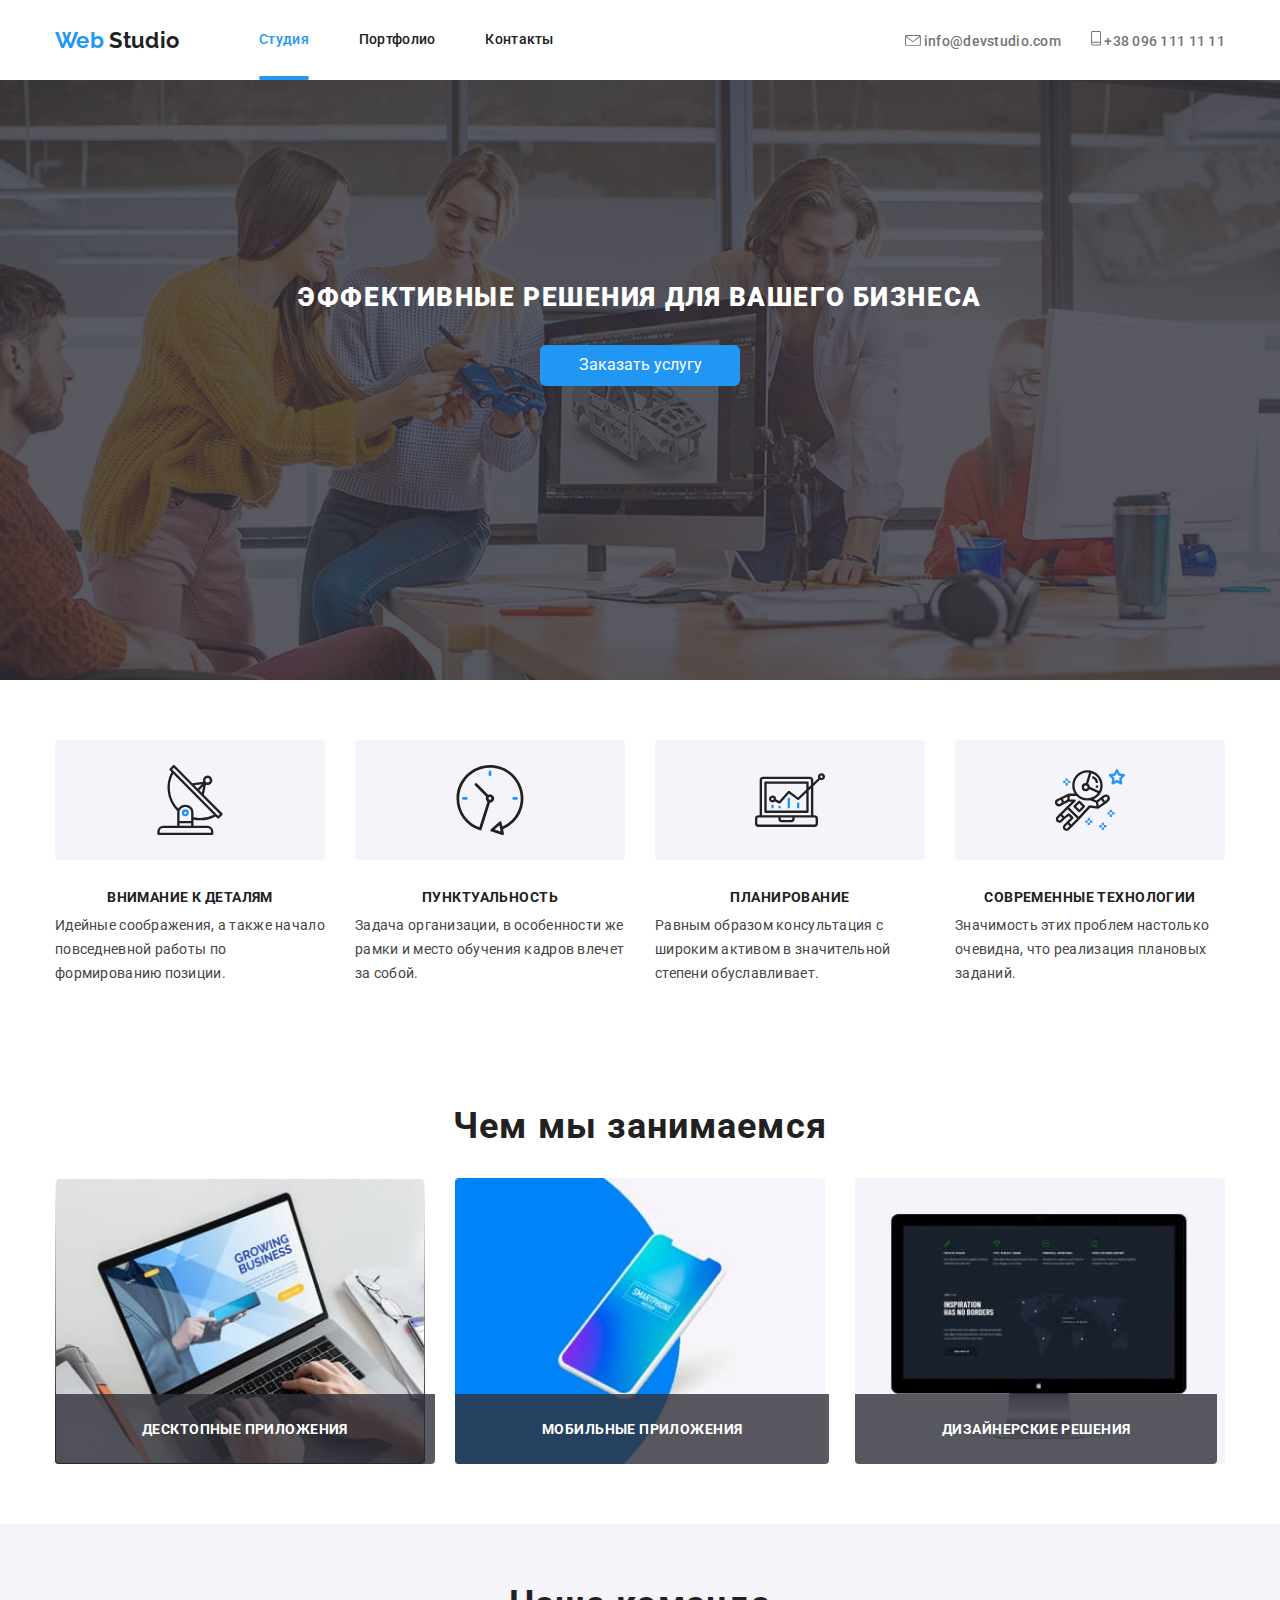
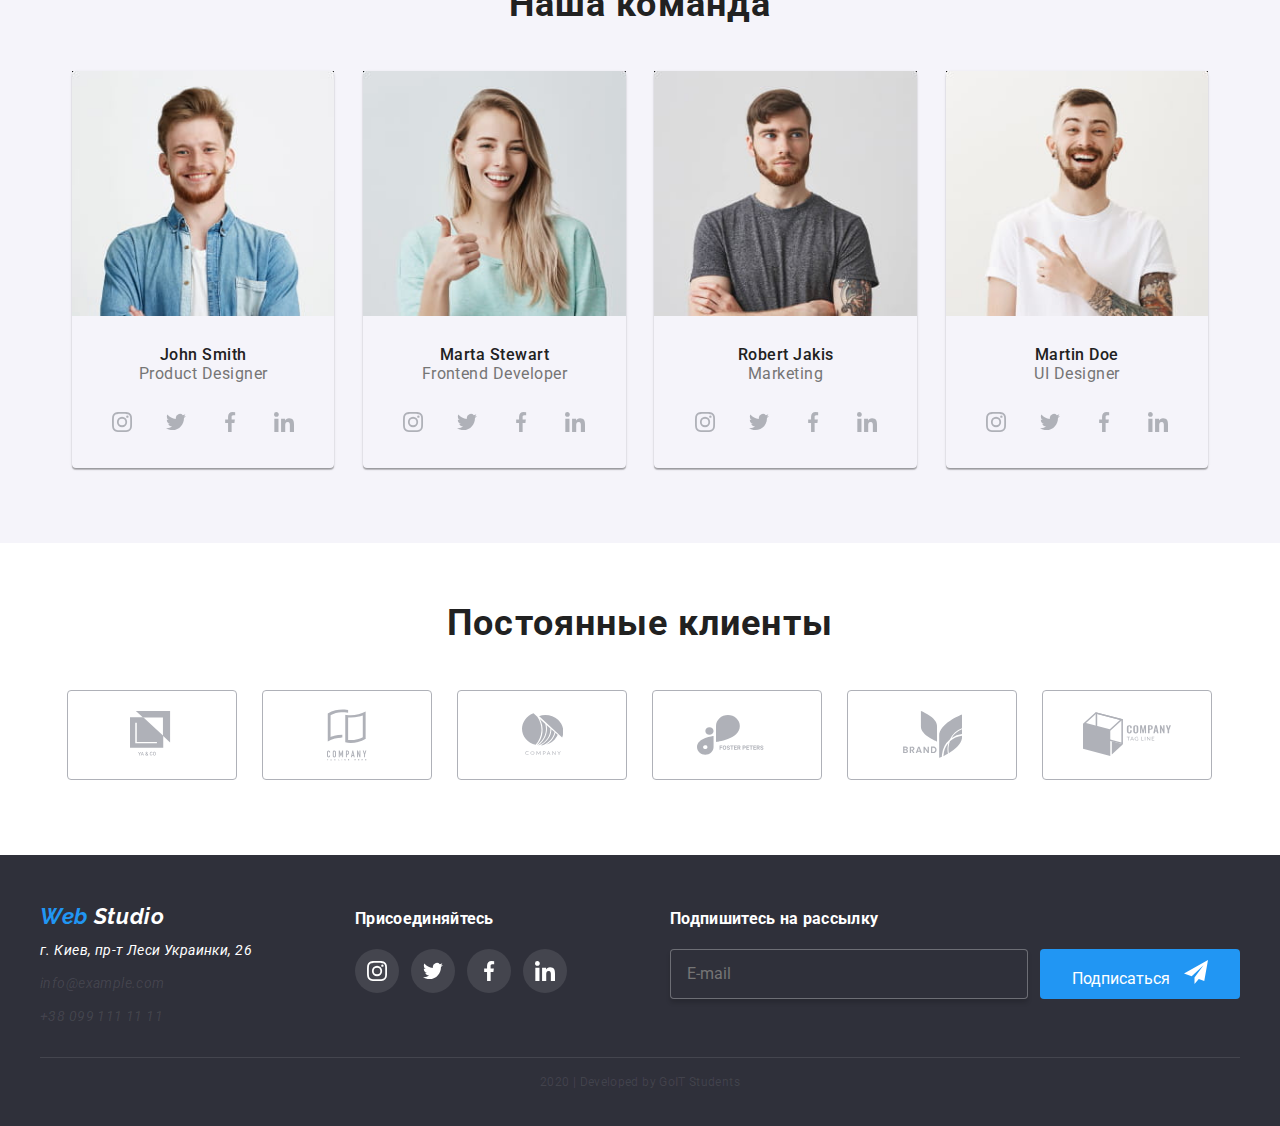
<file: index.html>
<!DOCTYPE html>
<html lang="ru">
  <head>
    <meta charset="UTF-8" />
    <meta name="viewport" content="width=device-width, initial-scale=1.0" />
    <title>Web Studio</title>
    <link
      href="https://fonts.googleapis.com/css2?family=Raleway:wght@700&family=Roboto:ital,wght@0,500;0,700;1,300&display=swap"
      rel="stylesheet"
    />
    <link
      rel="stylesheet"
      href="https://cdnjs.cloudflare.com/ajax/libs/modern-normalize/0.6.0/modern-normalize.min.css"
    />
    <link rel="stylesheet" href="./css/main.min.css" />
  </head>
  <body>
    <header>
      <div class="container">
        <nav>
          <a href="./" class="logo"
            ><span class="logo-accent">Web</span> Studio</a
          >
          <ul class="navigation" data-menu>
            <li>
              <a href="./" class="current">Студия</a>
            </li>
            <li>
              <a href="./portfolio.html" class="link">Портфолио</a>
            </li>
            <li>
              <a href="" class="link">Контакты</a>
            </li>
          </ul>
          <ul class="contact">
            <li>
              <a href="mailto:info@devstudio.com" class="link mail-link">
                <svg class="header-icon">
                  <use href="./img/sprite.svg#icon-envelope"></use>
                </svg>
                info@devstudio.com</a
              >
            </li>
            <li>
              <a href="tel:+380961111111" class="link telephone-link">
                <svg class="header-icon header-tel">
                  <use href="./img/sprite.svg#icon-vector"></use>
                </svg>
                +38 096 111 11 11</a
              >
            </li>
          </ul>
          <button type="button" class="menu-button" data-menu-button>
            <svg
              width="40"
              height="40"
              aria-label="Переключатель мобильного меню"
            >
              <use
                class="icon-cross"
                href="./img/mobile-sprite.svg#icon-cross"
              ></use>
              <use
                class="icon-menu"
                href="./img/mobile-sprite.svg#icon-menu"
              ></use>
            </svg>
          </button>
        </nav>
      </div>
    </header>
    <main>
      <section class="hero-section">
        <h1 class="solutions">эффективные решения для вашего бизнеса</h1>
        <button class="btn" data-modal-open>Заказать услугу</button>
      </section>
      <section class="qualities-section">
        <div class="container">
          <h2 class="quailies-title">Наши качества</h2>
          <ul class="qualities-list">
            <li class="item icon-antenna">
              <h3 class="title">Внимание к деталям</h3>
              <p class="text">
                Идейные соображения, а также начало повседневной работы по
                формированию позиции.
              </p>
            </li>
            <li class="item icon-clock">
              <h3 class="title">Пунктуальность</h3>
              <p class="text">
                Задача организации, в особенности же рамки и место обучения
                кадров влечет за собой.
              </p>
            </li>
            <li class="item icon-diagram">
              <h3 class="title">Планирование</h3>
              <p class="text">
                Равным образом консультация с широким активом в значительной
                степени обуславливает.
              </p>
            </li>
            <li class="item icon-astronaut">
              <h3 class="title">Современные технологии</h3>
              <p class="text">
                Значимость этих проблем настолько очевидна, что реализация
                плановых заданий.
              </p>
            </li>
          </ul>
        </div>
      </section>
      <section class="we-doing-section">
        <div class="container">
          <h2>Чем мы занимаемся</h2>
          <ul class="we-doing-list">
            <li class="item">
              <div class="we-doing-list-img">
                <img src="./img/desktopapp.jpg" alt="" />
                <h3 class="we-doing-list-title">Десктопные приложения</h3>
              </div>
            </li>
            <li class="item">
              <div class="we-doing-list-img">
                <img src="./img/mobileapp.jpg" alt="" />
                <h3 class="we-doing-list-title">Мобильные приложения</h3>
              </div>
            </li>
            <li class="item">
              <div class="we-doing-list-img">
                <img src="./img/designsolutions.jpg" alt="" />
                <h3 class="we-doing-list-title">Дизайнерские решения</h3>
              </div>
            </li>
          </ul>
        </div>
      </section>
      <section class="team-section">
        <div class="container">
          <h2>Наша команда</h2>
          <ul class="team-list">
            <li class="item">
              <img class="portrait" src="./img/johnsmith.jpg" alt="" />
              <h3 class="title">John Smith</h3>
              <p class="proffesion">Product Designer</p>
              <ul class="social-links">
                <li>
                  <a href="" aria-label="Ссылка на Instagram">
                    <svg class="link-icon">
                      <use href="./img/sprite.svg#icon-instagram"></use>
                    </svg>
                  </a>
                </li>
                <li>
                  <a href="" aria-label="Ссылка на Twitter">
                    <svg class="link-icon">
                      <use href="./img/sprite.svg#icon-twitter"></use>
                    </svg>
                  </a>
                </li>
                <li>
                  <a href="" aria-label="Ссылка на Facebook">
                    <svg class="link-icon">
                      <use href="./img/sprite.svg#icon-facebook"></use>
                    </svg>
                  </a>
                </li>
                <li>
                  <a href="" aria-label="Ссылка на LinkedIn">
                    <svg class="link-icon">
                      <use href="./img/sprite.svg#icon-linkedin"></use>
                    </svg>
                  </a>
                </li>
              </ul>
            </li>
            <li class="item">
              <img class="portrait" src="./img/martastewart.jpg" alt="" />
              <h3 class="title">Marta Stewart</h3>
              <p class="proffesion">Frontend Developer</p>
              <ul class="social-links">
                <li>
                  <a href="" aria-label="Ссылка на Instagram">
                    <svg class="link-icon">
                      <use href="./img/sprite.svg#icon-instagram"></use>
                    </svg>
                  </a>
                </li>
                <li>
                  <a href="" aria-label="Ссылка на Twitter">
                    <svg class="link-icon">
                      <use href="./img/sprite.svg#icon-twitter"></use>
                    </svg>
                  </a>
                </li>
                <li>
                  <a href="" aria-label="Ссылка на Facebook">
                    <svg class="link-icon">
                      <use href="./img/sprite.svg#icon-facebook"></use>
                    </svg>
                  </a>
                </li>
                <li>
                  <a href="" aria-label="Ссылка на LinkedIn">
                    <svg class="link-icon">
                      <use href="./img/sprite.svg#icon-linkedin"></use>
                    </svg>
                  </a>
                </li>
              </ul>
            </li>
            <li class="item">
              <img class="portrait" src="./img/robertjakis.jpg" alt="" />
              <h3 class="title">Robert Jakis</h3>
              <p class="proffesion">Marketing</p>
              <ul class="social-links">
                <li>
                  <a href="" aria-label="Ссылка на Instagram">
                    <svg class="link-icon">
                      <use href="./img/sprite.svg#icon-instagram"></use>
                    </svg>
                  </a>
                </li>
                <li>
                  <a href="" aria-label="Ссылка на Twitter">
                    <svg class="link-icon">
                      <use href="./img/sprite.svg#icon-twitter"></use>
                    </svg>
                  </a>
                </li>
                <li>
                  <a href="" aria-label="Ссылка на Facebook">
                    <svg class="link-icon">
                      <use href="./img/sprite.svg#icon-facebook"></use>
                    </svg>
                  </a>
                </li>
                <li>
                  <a href="" aria-label="Ссылка на LinkedIn">
                    <svg class="link-icon">
                      <use href="./img/sprite.svg#icon-linkedin"></use>
                    </svg>
                  </a>
                </li>
              </ul>
            </li>
            <li class="item">
              <img class="portrait" src="./img/martindoe.jpg" alt="" />
              <h3 class="title">Martin Doe</h3>
              <p class="proffesion">UI Designer</p>
              <ul class="social-links">
                <li>
                  <a href="" aria-label="Ссылка на Instagram">
                    <svg class="link-icon">
                      <use href="./img/sprite.svg#icon-instagram"></use>
                    </svg>
                  </a>
                </li>
                <li>
                  <a href="" aria-label="Ссылка на Twitter">
                    <svg class="link-icon">
                      <use href="./img/sprite.svg#icon-twitter"></use>
                    </svg>
                  </a>
                </li>
                <li>
                  <a href="" aria-label="Ссылка на Facebook">
                    <svg class="link-icon">
                      <use href="./img/sprite.svg#icon-facebook"></use>
                    </svg>
                  </a>
                </li>
                <li>
                  <a href="" aria-label="Ссылка на LinkedIn">
                    <svg class="link-icon">
                      <use href="./img/sprite.svg#icon-linkedin"></use>
                    </svg>
                  </a>
                </li>
              </ul>
            </li>
          </ul>
        </div>
      </section>
      <section class="clients-section">
        <div class="container">
          <h2>Постоянные клиенты</h2>
          <ul class="cliets-list">
            <li>
              <a href="" class="link" aria-label="Ссылка на Client1">
                <svg class="client-icon" width="44px" height="49px">
                  <use href="./img/sprite.svg#icon-client1"></use>
                </svg>
              </a>
            </li>
            <li>
              <a href="" class="link" aria-label="Ссылка на Client2">
                <svg class="client-icon" width="40px" height="52px">
                  <use href="./img/sprite.svg#icon-client2"></use>
                </svg>
              </a>
            </li>
            <li>
              <a href="" class="link" aria-label="Ссылка на Client3">
                <svg class="client-icon" width="41px" height="43px">
                  <use href="./img/sprite.svg#icon-client3"></use>
                </svg>
              </a>
            </li>
            <li>
              <a href="" class="link" aria-label="Ссылка на Client4">
                <svg class="client-icon" width="80px" height="42px">
                  <use href="./img/sprite.svg#icon-client4"></use>
                </svg>
              </a>
            </li>
            <li>
              <a href="" class="link" aria-label="Ссылка на Client5">
                <svg class="client-icon" width="59px" height="47px">
                  <use href="./img/sprite.svg#icon-client5"></use>
                </svg>
              </a>
            </li>
            <li>
              <a href="" class="link" aria-label="Ссылка на Client6">
                <svg class="client-icon" width="88px" height="45px">
                  <use href="./img/sprite.svg#icon-client6"></use>
                </svg>
              </a>
            </li>
          </ul>
        </div>
      </section>
    </main>
    <footer class="footer">
      <div class="footer-container">
        <address class="footer-adress">
          <a href="./" class="logo"
            ><span class="logo-accent">Web</span> Studio</a
          >
          <p class="street">г. Киев, пр-т Леси Украинки, 26</p>
          <a href="mailto:info@example.com" class="link">info@example.com</a>
          <br />
          <a href="tel:+380991111111" class="tel-link">+38 099 111 11 11</a>
        </address>
        <div class="connect">
          <b>Присоединяйтесь</b>
          <ul class="footer-connect">
            <li>
              <a href="" class="link" aria-label="Ссылка на Instagram"
                ><svg class="footer-link-icon">
                  <use href="./img/sprite.svg#icon-instagram"></use>
                </svg>
              </a>
            </li>
            <li>
              <a href="" class="link" aria-label="Ссылка на Twitter"
                ><svg class="footer-link-icon">
                  <use href="./img/sprite.svg#icon-twitter"></use>
                </svg>
              </a>
            </li>
            <li>
              <a href="" class="link" aria-label="Ссылка на Facebook"
                ><svg class="footer-link-icon">
                  <use href="./img/sprite.svg#icon-facebook"></use>
                </svg>
              </a>
            </li>
            <li>
              <a href="" class="link" aria-label="Ссылка на LinkedIn"
                ><svg class="footer-link-icon">
                  <use href="./img/sprite.svg#icon-linkedin"></use>
                </svg>
              </a>
            </li>
          </ul>
        </div>
        <div>
          <form action="" class="subscribe" autocomplete="off">
            <label for="mail" class="mail-label"
              ><b>Подпишитесь на рассылку</b></label
            >
            <div class="subscribe-form">
              <input
                class="mail-input"
                type="email"
                name="mail"
                id="mail"
                placeholder="E-mail"
              />
              <button class="mail-button" type="submit">
                Подписаться
                <svg class="modal-icon-subscribe">
                  <use href="./img/sprite.svg#icon-subscribe"></use>
                </svg>
              </button>
            </div>
          </form>
        </div>
      </div>
      <p class="copyright">2020 | Developed by GoIT Students</p>
    </footer>
    <div class="backdrop is-hidden" data-modal>
      <div class="modal">
        <button class="modal-close-button" data-modal-close>
          <svg class="modal-icon-close">
            <use href="./img/sprite.svg#icon-close"></use>
          </svg>
        </button>
        <form action="" class="modal-form" autocomplete="off">
          <div class="modal-title">
            <label for="name">Оставьте свои данные, мы вам перезвоним</label>
          </div>
          <div class="modal-field">
            <input
              class="modal-input"
              type="text"
              name="name"
              id="name"
              placeholder=" "
            />
            <label class="modal-label" for="name">Имя</label>
            <span class="modal-icon">
              <svg class="modal-icon-name">
                <use href="./img/sprite.svg#icon-name"></use>
              </svg>
            </span>
          </div>
          <div class="modal-field">
            <input
              class="modal-input"
              type="tel"
              name="tel"
              id="tel"
              placeholder=" "
            />
            <label class="modal-label" for="tel">Телефон</label>
            <span class="modal-icon">
              <svg class="modal-icon-phone">
                <use href="./img/sprite.svg#icon-phone"></use>
              </svg>
            </span>
          </div>
          <div class="modal-field">
            <input
              class="modal-input"
              type="email"
              name="mail"
              id="mail"
              placeholder=" "
            />
            <label class="modal-label" for="mail">Почта</label>
            <span class="modal-icon">
              <svg class="modal-icon-mail">
                <use href="./img/sprite.svg#icon-mail"></use>
              </svg>
            </span>
          </div>
          <div class="modal-comment-field modal-comment">
            <textarea
              class="textarea-input"
              name="textarea"
              id="textarea"
              placeholder=" "
            ></textarea>
            <label class="modal-label comment-label" for="textarea"
              >Комментарий</label
            >
          </div>
          <div>
            <label class="modal-policy-label">
              <input
                class="modal-checkbox"
                type="checkbox"
                name="policy"
                id="policy"
              />
              <span class="modal-checkbox-icon"> </span>
              Соглашаюсь с рассылкой и Принимаю Условия договора</label
            >
          </div>
          <div class="modal-submit-button">
            <button class="modal-submit" type="submit">Отправить</button>
          </div>
        </form>
      </div>
    </div>

    <script>
      (() => {
        document.querySelector(".subscribe").addEventListener("submit", (e) => {
          e.preventDefault();

          new FormData(e.currentTarget).forEach((value, name) =>
            console.log(`${name}: ${value}`)
          );
        });
      })();
    </script>

    <script src="./js/modal.js"></script>
    <script src="./js/menu.js"></script>
  </body>
</html>
</file>
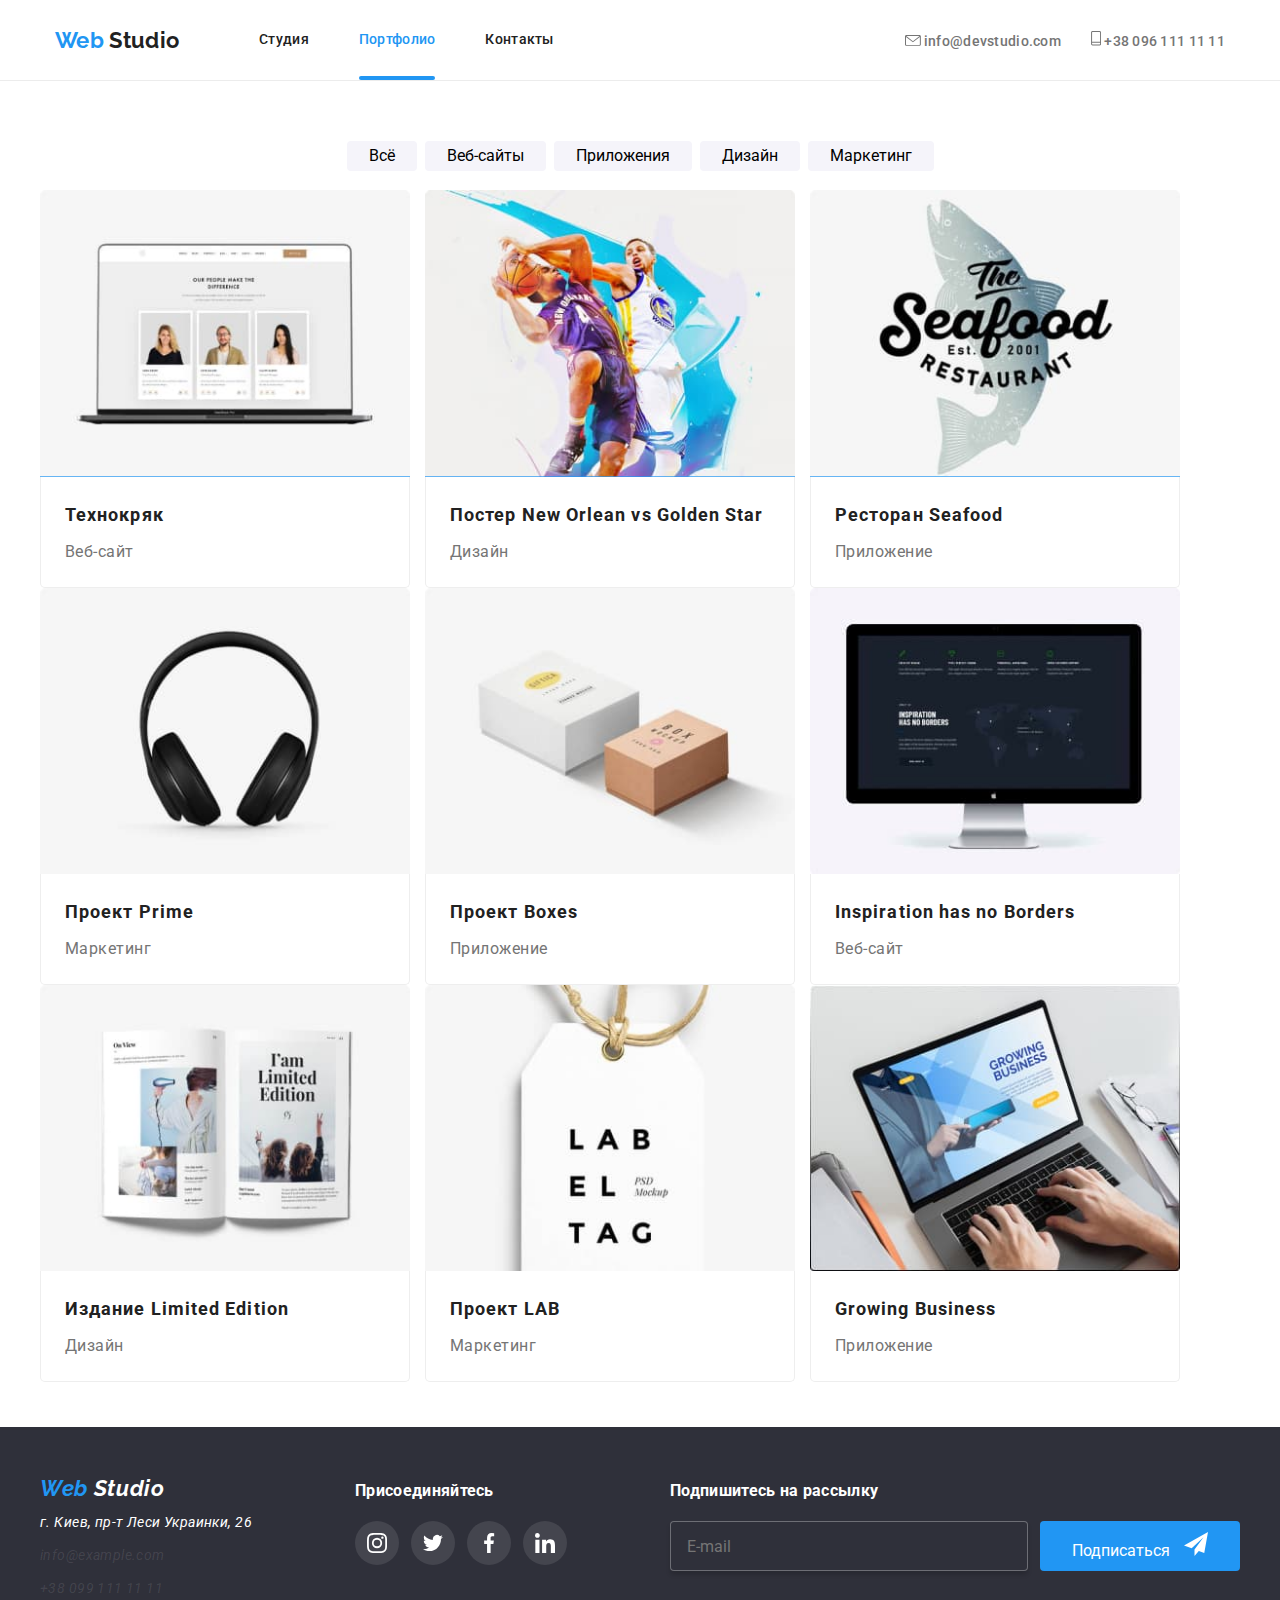
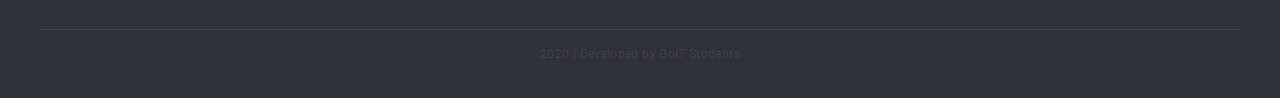
<file: portfolio.html>
<!DOCTYPE html>
<html lang="en">
  <head>
    <meta charset="UTF-8" />
    <meta name="viewport" content="width=device-width, initial-scale=1.0" />
    <title>Portfolio</title>
    <link
      href="https://fonts.googleapis.com/css2?family=Raleway:wght@700&family=Roboto:ital,wght@0,500;0,700;1,300&display=swap"
      rel="stylesheet"
    />
    <link
      rel="stylesheet"
      href="https://cdnjs.cloudflare.com/ajax/libs/modern-normalize/0.6.0/modern-normalize.min.css"
    />
    <link rel="stylesheet" href="css/main.min.css" />
  </head>

  <body>
    <header>
      <div class="container">
        <nav>
          <a href="./" class="logo"><span class="logo-accent">Web</span> Studio</a>
          <ul class="navigation">
            <li>
              <a href="./" class="link">Студия</a>
            </li>
            <li>
              <a href="./portfolio.html" class="current">Портфолио</a>
            </li>
            <li>
              <a href="" class="link">Контакты</a>
            </li>
          </ul>
          <ul class="contact">
            <li>
              <a href="mailto:info@devstudio.com" class="link mail-link">
                <svg class="header-icon">
                  <use href="./img/sprite.svg#icon-envelope"></use>
                </svg>
                info@devstudio.com</a>
            </li>
            <li>
              <a href="tel:+380961111111" class="link telephone-link">
                <svg class="header-icon header-tel">
                  <use href="./img/sprite.svg#icon-vector"></use>
                </svg>
                +38 096 111 11 11</a>
            </li>
          </ul>
        </nav>
      </div>
    </header>
    <main>
      <section class="portfolio-section">
        <div class="container">
          <ul class="buttons">
            <li class="item"><button class="button">Всё</button></li>
            <li class="item"><button class="button">Веб-сайты</button></li>
            <li class="item"><button class="button">Приложения</button></li>
            <li class="item"><button class="button">Дизайн</button></li>
            <li class="item"><button class="button">Маркетинг</button></li>
          </ul>          
            <div class="portfolio-container">
              <ul class="portfolio-list">
                <li>
                  <a class="portfolio-link" href="">
                    <div>
                      <div class="potfolio-text-pos">
                        <img src="./img/portfolio1.jpg" alt="" />
                        <p class="text">
                          Технокряк это современная площадка распространения
                          коронавируса. Компании используют эту платформу для
                          цифрового шпионажа и атак на защищённые сервера
                          конкурентов.
                        </p>
                      </div>
                    
                    <div class="card-content">
                    <h3 class="title">Технокряк</h3>
                    <p class="type">Веб-сайт</p>
                    
                    </div>
                    </div>
                  </a>
                </li>
                <li>
                  <a class="portfolio-link" href="">
                    <div class="potfolio-text-pos">
                      <img src="./img/portfolio2.jpg" alt="" />
                      <p class="text">
                        Технокряк это современная площадка распространения
                        коронавируса. Компании используют эту платформу для
                        цифрового шпионажа и атак на защищённые сервера
                        конкурентов.
                      </p>
                    </div>
                    <div class="card-content">
                    <h3 class="title">
                      Постер New Orlean vs Golden Star
                    </h3>
                    <p class="type">Дизайн</p>
                    
                    </div>
                  </a>
                </li>
                <li>
                  <a class="portfolio-link" href="">
                    <div class="potfolio-text-pos">
                      <img src="./img/portfolio3.jpg" alt="" />
                      <p class="text">
                        Технокряк это современная площадка распространения
                        коронавируса. Компании используют эту платформу для
                        цифрового шпионажа и атак на защищённые сервера
                        конкурентов.
                      </p>
                    </div>
                    <div class="card-content">
                    <h3 class="title">Ресторан Seafood</h3>
                    <p class="type">Приложение</p>
                    
                    </div>
                  </a>
                </li>
                <li>
                  <a class="portfolio-link" href="">
                    <div class="potfolio-text-pos">
                      <img src="./img/portfolio4.jpg" alt="" />
                      <p class="text">
                        Технокряк это современная площадка распространения
                        коронавируса. Компании используют эту платформу для
                        цифрового шпионажа и атак на защищённые сервера
                        конкурентов.
                      </p>
                    </div>
                    <div class="card-content">
                    <h3 class="title">Проект Prime</h3>
                    <p class="type">Маркетинг</p>
                    
                    </div>
                  </a>
                </li>
                <li>
                  <a class="portfolio-link" href="">
                    <div class="potfolio-text-pos">
                      <img src="./img/portfolio5.jpg" alt="" />
                      <p class="text">
                        Технокряк это современная площадка распространения
                        коронавируса. Компании используют эту платформу для
                        цифрового шпионажа и атак на защищённые сервера
                        конкурентов.
                      </p>
                    </div>
                    <div class="card-content">
                    <h3 class="title">Проект Boxes</h3>
                    <p class="type">Приложение</p>
                    
                    </div>
                  </a>
                </li>
                <li>
                  <a class="portfolio-link" href="">
                    <div class="potfolio-text-pos">
                      <img src="./img/designsolutions.jpg" alt="" />
                      <p class="text">
                        Технокряк это современная площадка распространения
                        коронавируса. Компании используют эту платформу для
                        цифрового шпионажа и атак на защищённые сервера
                        конкурентов.
                      </p>
                    </div>
                    <div class="card-content">
                    <h3 class="title">Inspiration has no Borders</h3>
                    <p class="type">Веб-сайт</p>
                    
                    </div>
                  </a>
                </li>
                <li>
                  <a class="portfolio-link" href="">
                    <div class="potfolio-text-pos">
                      <img src="./img/portfolio7.jpg" alt="" />
                      <p class="text">
                        Технокряк это современная площадка распространения
                        коронавируса. Компании используют эту платформу для
                        цифрового шпионажа и атак на защищённые сервера
                        конкурентов.
                      </p>
                    </div>
                    <div class="card-content">
                    <h3 class="title">Издание Limited Edition</h3>
                    <p class="type">Дизайн</p>
                    
                    </div>
                  </a>
                </li>
                <li>
                  <a class="portfolio-link" href="">
                    <div class="potfolio-text-pos">
                      <img src="./img/portfolio8.jpg" alt="" />
                      <p class="text">
                        Технокряк это современная площадка распространения
                        коронавируса. Компании используют эту платформу для
                        цифрового шпионажа и атак на защищённые сервера
                        конкурентов.
                      </p>
                    </div>
                    <div class="card-content">
                      <h3 class="title">Проект LAB</h3>
                      <p class="type">Маркетинг</p>
                                      
                      </div>
                  </a>
                </li>
                <li>
                  <a class="portfolio-link" href="">
                    <div class="potfolio-text-pos">
                      <img src="./img/desktopapp.jpg" alt="" />
                      <p class="text">
                        Технокряк это современная площадка распространения
                        коронавируса. Компании используют эту платформу для
                        цифрового шпионажа и атак на защищённые сервера
                        конкурентов.
                      </p>
                    </div>
                    
                    <div class="card-content">
                    <h3 class="title">Growing Business</h3>
                    <p class="type">Приложение</p>
                   
                    </div>
                  </a>
                </li>
              </ul>
            </div>          
        </div>
      </section class="section">
    </main>
  <footer class="footer">
    <div class="footer-container">
      <address class="footer-adress">
        <a href="./" class="logo"><span class="logo-accent">Web</span> Studio</a>
        <p class="street">г. Киев, пр-т Леси Украинки, 26</p>
        <a href="mailto:info@example.com" class="link">info@example.com</a>
        <br />
        <a href="tel:+380991111111" class="tel-link">+38 099 111 11 11</a>
      </address>
      <div class="connect">
        <b>Присоединяйтесь</b>
        <ul class="footer-connect">
          <li>
            <a href="" class="link" aria-label="Ссылка на Instagram"><svg class="footer-link-icon">
                <use href="./img/sprite.svg#icon-instagram"></use>
              </svg>
            </a>
          </li>
          <li>
            <a href="" class="link" aria-label="Ссылка на Twitter"><svg class="footer-link-icon">
                <use href="./img/sprite.svg#icon-twitter"></use>
              </svg>
            </a>
          </li>
          <li>
            <a href="" class="link" aria-label="Ссылка на Facebook"><svg class="footer-link-icon">
                <use href="./img/sprite.svg#icon-facebook"></use>
              </svg>
            </a>
          </li>
          <li>
            <a href="" class="link" aria-label="Ссылка на LinkedIn"><svg class="footer-link-icon">
                <use href="./img/sprite.svg#icon-linkedin"></use>
              </svg>
            </a>
          </li>
        </ul>
      </div>
      <div>
        <form action="" class="subscribe">
          <label for="mail" class="mail-label"><b>Подпишитесь на рассылку</b></label>
          <div class="subscribe-form">
            <input class="mail-input" type="email" name="mail" id="mail" placeholder="E-mail" />
            <button class="mail-button" type="submit">
              Подписаться
              <svg class="modal-icon-subscribe">
                <use href="./img/sprite.svg#icon-subscribe"></use>
              </svg>
            </button>
          </div>
        </form>
      </div>
    </div>
    <p class="copyright">2020 | Developed by GoIT Students</p>
  </footer>
  </body>
  
  </html>
</file>
<file: css/main.min.css>
/*! modern-normalize v0.6.0 | MIT License | https://github.com/sindresorhus/modern-normalize */*,*::before,*::after{-webkit-box-sizing:border-box;box-sizing:border-box}:root{-moz-tab-size:4;-o-tab-size:4;tab-size:4}html{line-height:1.15;-webkit-text-size-adjust:100%}body{margin:0}body{font-family:system-ui,-apple-system,"Segoe UI",Roboto,Helvetica,Arial,sans-serif,"Apple Color Emoji","Segoe UI Emoji"}hr{height:0}abbr[title]{-webkit-text-decoration:underline dotted;text-decoration:underline dotted}b,strong{font-weight:bolder}code,kbd,samp,pre{font-family:SFMono-Regular, Consolas, "Liberation Mono", Menlo, monospace;font-size:1em}small{font-size:80%}sub,sup{font-size:75%;line-height:0;position:relative;vertical-align:baseline}sub{bottom:-0.25em}sup{top:-0.5em}button,input,optgroup,select,textarea{font-family:inherit;font-size:100%;line-height:1.15;margin:0}button,select{text-transform:none}button,[type="button"],[type="reset"],[type="submit"]{-webkit-appearance:button}button::-moz-focus-inner,[type="button"]::-moz-focus-inner,[type="reset"]::-moz-focus-inner,[type="submit"]::-moz-focus-inner{border-style:none;padding:0}button:-moz-focusring,[type="button"]:-moz-focusring,[type="reset"]:-moz-focusring,[type="submit"]:-moz-focusring{outline:1px dotted ButtonText}fieldset{padding:0.35em 0.75em 0.625em}legend{padding:0}progress{vertical-align:baseline}[type="number"]::-webkit-inner-spin-button,[type="number"]::-webkit-outer-spin-button{height:auto}[type="search"]{-webkit-appearance:textfield;outline-offset:-2px}[type="search"]::-webkit-search-decoration{-webkit-appearance:none}::-webkit-file-upload-button{-webkit-appearance:button;font:inherit}summary{display:list-item}body{color:#212121;background-color:#fff;font-family:"Roboto",sans-serif;letter-spacing:0.02em}ul{list-style:none;padding:0;margin-top:0;margin-bottom:0}a{color:inherit;text-decoration:none}h2{font-weight:700;font-size:36px;line-height:1.16;text-align:center;letter-spacing:0.03em;margin-top:0;margin-bottom:0}@media screen and (min-width: 1200px){h2{margin-bottom:30px}}h3{font-weight:700;font-size:36px;line-height:1.16;text-align:center;letter-spacing:0.03em;margin-top:0;margin-bottom:0}h3 .title{margin-top:0;margin-bottom:10px}img{display:block;max-width:100%;height:auto}.buttons{font-weight:500;font-size:16px;line-height:1.62;text-align:center;letter-spacing:0.03em;display:-webkit-box;display:-ms-flexbox;display:flex;-webkit-box-pack:center;-ms-flex-pack:center;justify-content:center;margin-bottom:34px}.buttons .item+.item{margin-left:8px}@media screen and (min-width: 480px){.buttons{-ms-flex-wrap:wrap;flex-wrap:wrap;-webkit-box-pack:left;-ms-flex-pack:left;justify-content:left}.buttons .item+.item{margin-left:8px;margin-bottom:15px}.buttons .item:nth-child(4){margin-left:0px;margin-bottom:0}.buttons .item:nth-child(5){margin-bottom:0}}@media screen and (min-width: 768px){.buttons{-webkit-box-pack:center;-ms-flex-pack:center;justify-content:center}.buttons .item+.item{margin-left:8px;margin-bottom:0}}.btn{color:#fff;display:inline-block;padding:10px 32px;min-width:200px;background-color:#2196f3;border-radius:6px;text-align:center;border:1px solid transparent;-webkit-transition:all 250ms cubic-bezier(0.4, 0, 0.2, 1);transition:all 250ms cubic-bezier(0.4, 0, 0.2, 1)}.btn:hover,.btn:focus{border-color:#2196f3;color:#2196f3;background-color:#fff}.text{margin-top:0;margin-bottom:0}.street{margin-top:0;margin-bottom:0}.tel-link{display:inline-block}.header-tel{width:10px;height:15px}.subscribe{height:86px}@media screen and (min-width: 1200px){.subscribe{width:570px}}@media screen and (max-width: 1200px){.subscribe{text-align:center}}.subscribe-form{-webkit-box-pack:justify;-ms-flex-pack:justify;justify-content:space-between}@media screen and (min-width: 768px){.subscribe-form{display:-webkit-box;display:-ms-flexbox;display:flex;-ms-flex-wrap:wrap;flex-wrap:wrap;width:450px;margin-left:166px;-webkit-box-pack:center;-ms-flex-pack:center;justify-content:center}}@media screen and (min-width: 1200px){.subscribe-form{display:-webkit-box;display:-ms-flexbox;display:flex;width:auto;margin-left:0;-webkit-box-pack:justify;-ms-flex-pack:justify;justify-content:space-between}}.subscribe-form input{width:450px;margin-bottom:20px}@media screen and (min-width: 1200px){.subscribe-form input{width:358px;margin-bottom:0}}.subscribe-form button{width:200px}.backdrop{position:fixed;top:0;left:0;width:100%;height:100%;background:rgba(0,0,0,0.2);-webkit-transition:all 250ms cubic-bezier(0.4, 0, 0.2, 1);transition:all 250ms cubic-bezier(0.4, 0, 0.2, 1)}.backdrop.is-hidden{opacity:0;-webkit-transform:scale(2);transform:scale(2);pointer-events:none}.portfolio-section{padding-top:60px;padding-bottom:60px;border-top:1px solid #ececec}.we-doing-section{padding-top:60px;padding-bottom:60px}@media screen and (max-width: 1200px){.we-doing-section{display:none}}.clients-section{padding-top:60px;padding-bottom:60px}.qualities-section{padding-top:60px;padding-bottom:60px}.team-section{background:#f5f4fa;padding-top:60px}nav{display:-webkit-box;display:-ms-flexbox;display:flex;-webkit-box-align:center;-ms-flex-align:center;align-items:center}.menu-button{position:absolute;top:10px;left:425px;display:-webkit-inline-box;display:-ms-inline-flexbox;display:inline-flex;margin:0;padding:0;border:none;background-color:transparent}@media screen and (min-width: 768px){.menu-button{display:none}}.menu-button .icon-cross{display:none}.menu-button.is-open .icon-cross{display:block}.menu-button.is-open .icon-menu{display:none}.navigation{font-weight:500;font-size:14px;line-height:1.14;letter-spacing:0.02em;display:-webkit-box;display:-ms-flexbox;display:flex;margin-left:80px;-webkit-box-pack:justify;-ms-flex-pack:justify;justify-content:space-between}.navigation li+li{margin-left:50px}@media screen and (max-width: 768px){.navigation{display:none;position:absolute;left:0;top:0;width:480px;height:453px;margin:0;background:#ffffff;-webkit-box-shadow:0px 1px 3px rgba(0,0,0,0.16),0px 2px 4px rgba(0,0,0,0.08),0px 4px 8px rgba(0,0,0,0.04);box-shadow:0px 1px 3px rgba(0,0,0,0.16),0px 2px 4px rgba(0,0,0,0.08),0px 4px 8px rgba(0,0,0,0.04)}.navigation.is-open{display:-webkit-box;display:-ms-flexbox;display:flex;-ms-flex-wrap:wrap;flex-wrap:wrap}}.proffesion{margin-bottom:16px}.contact{font-weight:500;font-size:14px;line-height:1.14;letter-spacing:0.02em;margin-left:auto;-webkit-box-align:baseline;-ms-flex-align:baseline;align-items:baseline}@media screen and (min-width: 768px){.contact{margin-bottom:-10px}}@media screen and (min-width: 1200px){.contact{display:-webkit-box;display:-ms-flexbox;display:flex;margin-bottom:0px}.contact li+li{margin-left:30px}}@media screen and (max-width: 768px){.contact{display:none}}.contact a{color:#757575;-webkit-transition:all 250ms cubic-bezier(0.4, 0, 0.2, 1);transition:all 250ms cubic-bezier(0.4, 0, 0.2, 1)}.contact a:hover{color:#2196f3}@media screen and (min-width: 768px){.contact li{margin-bottom:10px}}@media screen and (min-width: 1200px){.contact li{margin-bottom:0px}}.current{color:#2196f3;display:block;position:relative;padding-top:32px;padding-bottom:32px}.current::after{content:"";display:block;position:absolute;width:100%;height:4px;left:0;bottom:0;background-color:#2196f3;border-radius:2px}.logo{font-family:"Raleway",sans-serif;font-weight:700;font-size:22px;line-height:1.2}@media screen and (min-width: 480px){.logo{margin-bottom:16px;margin-top:16px}}@media screen and (min-width: 768px){.logo{margin:0}}.logo-accent{color:#2196f3}.footer .logo{color:#fff}.footer-adress .logo{display:inline-block;margin-bottom:10px;font-family:"Raleway",sans-serif;font-weight:700;font-size:22px;line-height:1.2}.button{padding:6px 22px;background:#f5f4fa;border-radius:4px;border:hidden;text-align:center;-webkit-transition:all 250ms cubic-bezier(0.4, 0, 0.2, 1);transition:all 250ms cubic-bezier(0.4, 0, 0.2, 1)}.button:hover,.button:focus{background:#2196f3;-webkit-box-shadow:0px 2px 2px rgba(0,0,0,0.12),0px 1px 2px rgba(0,0,0,0.08),0px 3px 1px rgba(0,0,0,0.1);box-shadow:0px 2px 2px rgba(0,0,0,0.12),0px 1px 2px rgba(0,0,0,0.08),0px 3px 1px rgba(0,0,0,0.1);border-radius:4px}.mail-button{height:50px;background-color:#2196f3;border-radius:4px;border:0;color:#fff;-webkit-box-align:center;-ms-flex-align:center;align-items:center;-webkit-box-pack:center;-ms-flex-pack:center;justify-content:center;-webkit-transition:all 250ms cubic-bezier(0.4, 0, 0.2, 1);transition:all 250ms cubic-bezier(0.4, 0, 0.2, 1)}.mail-button:hover,.mail-button:focus{background:#188ce8}.mail-input{height:50px;background-color:#2f303a;border:1px solid rgba(255,255,255,0.3);-webkit-box-shadow:0px 4px 4px rgba(0,0,0,0.15);box-shadow:0px 4px 4px rgba(0,0,0,0.15);border-radius:4px;padding-left:16px}.mail-input ::-webkit-input-placeholder{color:rgba(255,255,255,0.6)}.mail-input :-ms-input-placeholder{color:rgba(255,255,255,0.6)}.mail-input ::-ms-input-placeholder{color:rgba(255,255,255,0.6)}.mail-input ::placeholder{color:rgba(255,255,255,0.6)}.container{padding-left:15px;padding-right:15px;margin-right:auto;margin-left:auto}@media screen and (min-width: 480px){.container{width:480px}}@media screen and (min-width: 768px){.container{width:768px}}@media screen and (min-width: 1200px){.container{width:1200px}}.container .qualities-list{-webkit-box-align:center;-ms-flex-align:center;align-items:center}.container nav{-webkit-box-align:center;-ms-flex-align:center;align-items:center}.hero-section{text-align:center;padding:118px 60px;height:400px;margin-right:auto;margin-left:auto;background-color:#000;background-size:cover;background-position:center;background-repeat:no-repeat;background-image:-webkit-gradient(linear, left top, right top, from(rgba(47,48,58,0.8)), to(rgba(47,48,58,0.8))),url("../img/hero-bg.jpg");background-image:linear-gradient(to right, rgba(47,48,58,0.8), rgba(47,48,58,0.8)),url("../img/hero-bg.jpg")}@media screen and (min-width: 1200px){.hero-section{height:600px;padding-top:200px}}.solutions{margin:0 auto 30px;color:#fff;font-weight:900;font-size:26px;line-height:1.36;letter-spacing:0.06em;text-transform:uppercase}@media screen and (min-width: 768px){.qualities-list{display:-webkit-box;display:-ms-flexbox;display:flex;-ms-flex-wrap:wrap;flex-wrap:wrap;margin:-15px}}.qualities-list .text{color:#454545;font-size:14px;line-height:1.71;letter-spacing:0.02em}.qualities-list li{margin-bottom:30px}@media screen and (max-width: 767px){.qualities-list li:nth-child(4){margin-bottom:0px}}.qualities-list .title{font-weight:700;font-size:14px;line-height:14px;letter-spacing:0.03em;text-transform:uppercase;margin-top:0;margin-bottom:10px}@media screen and (min-width: 768px){.qualities-list .item{width:calc((100% - 2 * 30px) / 2);margin:15px}}@media screen and (min-width: 1200px){.qualities-list .item{width:calc((100% - 4 * 30px) / 4);margin:15px}}.qualities-list .item::before{display:block;content:"";height:120px;margin-bottom:30px;background-color:#f5f4fa;background-repeat:no-repeat;background-position:center;border-radius:4px}.quailies-title{display:none}.we-doing-list{display:-webkit-box;display:-ms-flexbox;display:flex}.we-doing-list .item{color:#fff;font-weight:700;font-size:14px;line-height:1.14;text-align:center;letter-spacing:0.03em;text-transform:uppercase;width:370px}.we-doing-list .item+.item{margin-left:30px}.we-doing-list-img{position:relative}.we-doing-list img{display:block}.we-doing-list-title{position:absolute;bottom:0;left:0;font-size:14px;padding:27px 87px;text-align:center;white-space:nowrap;background:rgba(47,48,58,0.8);border-radius:0px 0px 4px 4px;margin-top:0;margin-bottom:0}.social-links{-ms-flex-pack:distribute;justify-content:space-around;margin-bottom:24px}.social-links a{height:44px;color:#afb1b8;-webkit-box-pack:center;-ms-flex-pack:center;justify-content:center;-webkit-box-align:center;-ms-flex-align:center;align-items:center;border-radius:50% 50%;-webkit-transition:all 250ms cubic-bezier(0.4, 0, 0.2, 1);transition:all 250ms cubic-bezier(0.4, 0, 0.2, 1)}.social-links a:hover{color:#fff;background-color:#2196f3;border-radius:50% 50%}.team-list{padding-bottom:60px}@media screen and (min-width: 768px){.team-list{display:-webkit-box;display:-ms-flexbox;display:flex;-ms-flex-wrap:wrap;flex-wrap:wrap;-ms-flex-pack:distribute;justify-content:space-around}}@media screen and (min-width: 480px){.team-list{display:-webkit-box;display:-ms-flexbox;display:flex;-ms-flex-wrap:wrap;flex-wrap:wrap;width:100%;-ms-flex-pack:distribute;justify-content:space-around}}.team-list .item{border-radius:4px;-webkit-box-shadow:0px 2px 1px rgba(0,0,0,0.2),0px 1px 1px rgba(0,0,0,0.14),0px 1px 3px rgba(0,0,0,0.12);box-shadow:0px 2px 1px rgba(0,0,0,0.2),0px 1px 1px rgba(0,0,0,0.14),0px 1px 3px rgba(0,0,0,0.12)}@media screen and (min-width: 480px){.team-list .item{width:100%;margin:15px}}@media screen and (min-width: 768px){.team-list .item{width:calc((100% - 2 * 30px) / 2);margin:15px}}@media screen and (min-width: 1200px){.team-list .item{width:calc((100% - 4 * 30px) / 4);margin:15px}}.team-list .title{font-weight:500;font-size:16px;line-height:1.18;text-align:center;letter-spacing:0.03em}.team-list .portrait{margin-bottom:30px}.team-list .proffesion{color:#757575;font-size:16px;line-height:1.18;text-align:center;letter-spacing:0.03em}.team-list p{margin-top:0;margin-bottom:16px}.team-list ul{display:-webkit-box;display:-ms-flexbox;display:flex;-webkit-box-pack:center;-ms-flex-pack:center;justify-content:center}.team-list a{display:-webkit-box;display:-ms-flexbox;display:flex;-ms-flex-pack:distribute;justify-content:space-around;width:44px;height:44px;-webkit-box-pack:center;-ms-flex-pack:center;justify-content:center;-webkit-box-align:center;-ms-flex-align:center;align-items:center;border-radius:50% 50%;-webkit-transition:all 250ms cubic-bezier(0.4, 0, 0.2, 1);transition:all 250ms cubic-bezier(0.4, 0, 0.2, 1)}.team-list li:nth-child(2){margin-left:10px}.team-list li:nth-child(3){margin-left:10px}.team-list li:nth-child(4){margin-left:10px}.card-content{background:#fff;border-left:1px solid #eee;border-right:1px solid #eee;border-bottom:1px solid #eee;padding-left:24px;padding-right:24px;padding-top:20px;padding-bottom:20px;border-bottom-left-radius:5px;border-bottom-right-radius:5px}.card-content .title{text-align:start}.footer{background-color:#2f303a;padding-top:48px;padding-bottom:20px;margin-left:auto;margin-right:auto}.footer-adress .street{color:#fff;font-size:14px;line-height:1.71;letter-spacing:0.03em}.footer-adress>a{font-size:14px;line-height:1.71;letter-spacing:0.03em;color:rgba(255,255,255,0.1)}.footer-adress>b{color:#fff;font-weight:700;font-size:14px;line-height:1.14;letter-spacing:0.03em;text-transform:uppercase}.footer .copyright{font-size:12px;line-height:2;text-align:center;letter-spacing:0.03em;color:rgba(255,255,255,0.1)}@media screen and (max-width: 1200px){.footer .copyright{visibility:hidden}}.footer b{display:inline-block;margin-bottom:21px;color:#fff}.footer-container{margin:0 auto;padding-bottom:28px;-webkit-box-pack:justify;-ms-flex-pack:justify;justify-content:space-between;-webkit-box-align:baseline;-ms-flex-align:baseline;align-items:baseline}@media screen and (min-width: 1200px){.footer-container{border-bottom:1px solid rgba(255,255,255,0.1)}}@media screen and (min-width: 480px){.footer-container{width:480px}}@media screen and (min-width: 768px){.footer-container{width:768px;display:-webkit-box;display:-ms-flexbox;display:flex;-ms-flex-wrap:wrap;flex-wrap:wrap}}@media screen and (min-width: 1200px){.footer-container{width:1200px;display:-webkit-box;display:-ms-flexbox;display:flex;-webkit-box-align:baseline;-ms-flex-align:baseline;align-items:baseline;-webkit-box-pack:justify;-ms-flex-pack:justify;justify-content:space-between}}@media screen and (max-width: 1200px){.footer-adress{text-align:center;margin-bottom:60px}}.footer-adress p{margin-bottom:9px}.footer-adress .link{display:inline-block;margin-bottom:9px}.connect{text-align:center}@media screen and (min-width: 1200px){.connect{text-align:left;width:212px;height:83px}}.footer-connect{display:-webkit-box;display:-ms-flexbox;display:flex;-ms-flex-pack:distribute;justify-content:space-around}@media screen and (max-width: 768px){.footer-connect{padding-left:137px;padding-right:137px;margin-bottom:60px}}.footer-connect a{color:#fff;width:44px;height:44px;display:-webkit-box;display:-ms-flexbox;display:flex;-webkit-box-pack:center;-ms-flex-pack:center;justify-content:center;-webkit-box-align:center;-ms-flex-align:center;align-items:center;background-color:rgba(255,255,255,0.1);border-radius:50% 50%;-webkit-transition:all 250ms cubic-bezier(0.4, 0, 0.2, 1);transition:all 250ms cubic-bezier(0.4, 0, 0.2, 1)}.footer-connect li:nth-child(2){margin-left:12px}.footer-connect li:nth-child(3){margin-left:12px}.footer-connect li:nth-child(4){margin-left:12px}.footer-connect a:hover{color:#fff;background-color:#2196f3;border-radius:50% 50%}.link{-webkit-transition:color 250ms cubic-bezier(0.4, 0, 0.2, 1);transition:color 250ms cubic-bezier(0.4, 0, 0.2, 1)}.link:hover,.link:focus{color:#2196f3}.navigation .link{display:block;padding-top:32px;padding-bottom:32px}.item .link{display:inline-block;margin-bottom:30px;padding:25px 104px;background-color:#2196f3;border-radius:4px}.link-icon{height:20px;fill:currentColor}.icon-antenna::before{background-image:url(../img/antenna1.svg)}.icon-clock::before{background-image:url(../img/clock1.svg)}.icon-diagram::before{background-image:url(../img/diagram1.svg)}.icon-astronaut::before{background-image:url(../img/astronaut1.svg)}.header-icon{width:16px;height:11px;fill:currentColor}.header-tel{width:10px;height:15px;fill:currentColor}.modal-icon-phone{position:absolute;top:50%;left:19px;-webkit-transform:translateY(-50%);transform:translateY(-50%);width:13px;height:13px;fill:currentColor}.modal-icon-close{width:11px;height:11px;fill:currentColor}.modal-icon-subscribe{margin-left:10px;width:24px;height:24px;fill:currentColor}.modal-icon-name{position:absolute;top:50%;left:19px;-webkit-transform:translateY(-50%);transform:translateY(-50%);width:12px;height:12px;fill:currentColor}.modal-icon-mail{position:absolute;top:50%;left:19px;-webkit-transform:translateY(-50%);transform:translateY(-50%);width:15px;height:12px;fill:currentColor}.client-icon{fill:currentColor}.footer-link-icon{width:20px;height:20px;fill:currentColor}.modal-checkbox-icon{width:16px;height:15px;fill:currentColor;border:2px solid #212121;border-radius:2px;-webkit-transition:all 250ms cubic-bezier(0.4, 0, 0.2, 1);transition:all 250ms cubic-bezier(0.4, 0, 0.2, 1)}.modal-checkbox:checked+.modal-checkbox-icon{border-color:#2196f3;background-color:#2196f3;background-image:url("..//img/check.svg");background-size:contain;background-origin:border-box}.modal-input:focus ~ .modal-icon{color:#2196f3}.portfolio-link{display:block}@media screen and (min-width: 768px){.portfolio-list{display:-webkit-box;display:-ms-flexbox;display:flex;-ms-flex-wrap:wrap;flex-wrap:wrap;margin:-15px}}@media screen and (min-width: 1200px){.portfolio-list{display:-webkit-box;display:-ms-flexbox;display:flex;-ms-flex-wrap:wrap;flex-wrap:wrap}}.portfolio-list li{margin-bottom:30px;border-top-left-radius:5px;border-top-right-radius:5px;overflow:hidden}@media screen and (min-width: 768px){.portfolio-list li{width:calc((100% - 2 * 30px) / 2);margin:15px}}@media screen and (min-width: 1200px){.portfolio-list li{width:370px;margin:0;margin-right:15px}.portfolio-list li:nth-child(3n){margin-bottom:0}.portfolio-list li:nth-last-child(-n+3){margin-bottom:0}}.portfolio-list img{display:block}.portfolio-list .type{color:#757575;font-size:16px;line-height:1.87;letter-spacing:0.03em;margin-top:0;margin-bottom:0}.portfolio-list .title{font-weight:700;font-size:18px;line-height:2;letter-spacing:0.06em;margin-bottom:4px}.portfolio-list .text{position:absolute;top:50%;left:50%;-webkit-transform:translate(-50%, calc(-50% + 220px));transform:translate(-50%, calc(-50% + 220px));height:168px;color:#fff;font-size:18px;line-height:1.56;letter-spacing:0.03em;-webkit-box-sizing:border-box;box-sizing:border-box;opacity:0;-webkit-transition:all 250ms cubic-bezier(0.4, 0, 0.2, 1);transition:all 250ms cubic-bezier(0.4, 0, 0.2, 1)}.potfolio-text-pos{position:relative;overflow:hidden}.potfolio-text-pos:hover::before,.potfolio-text-pos:focus::before{opacity:1;-webkit-transition:all 250ms cubic-bezier(0.4, 0, 0.2, 1);transition:all 250ms cubic-bezier(0.4, 0, 0.2, 1);-webkit-transform:translateY(0);transform:translateY(0)}.potfolio-text-pos:hover .text,.potfolio-text-pos:focus .text{-webkit-transform:translate(-50%, -50%);transform:translate(-50%, -50%);opacity:1;-webkit-transition:all 250ms cubic-bezier(0.4, 0, 0.2, 1);transition:all 250ms cubic-bezier(0.4, 0, 0.2, 1)}.potfolio-text-pos::before{content:"";position:absolute;width:100%;height:100%;opacity:1;-webkit-transform:translateY(100%);transform:translateY(100%);background-color:#2196f3e6;-webkit-transition:all 250ms cubic-bezier(0.4, 0, 0.2, 1);transition:all 250ms cubic-bezier(0.4, 0, 0.2, 1)}@media screen and (min-width: 480px){.cliets-list{display:-webkit-box;display:-ms-flexbox;display:flex;-ms-flex-wrap:wrap;flex-wrap:wrap}}.cliets-list li{-ms-flex-pack:distribute;justify-content:space-around}@media screen and (min-width: 480px){.cliets-list li{display:-webkit-box;display:-ms-flexbox;display:flex;-ms-flex-wrap:wrap;flex-wrap:wrap;-ms-flex-preferred-size:50%;flex-basis:50%;margin:15px 0px}}@media screen and (min-width: 768px){.cliets-list li{-ms-flex-preferred-size:33.3333%;flex-basis:33.3333%}}@media screen and (min-width: 1200px){.cliets-list li{-ms-flex-preferred-size:16.6666%;flex-basis:16.6666%}}.cliets-list a{display:-webkit-box;display:-ms-flexbox;display:flex;color:#afb1b8;height:90px;border-radius:4px 4px 4px 4px;border:1px solid #afb1b8;-webkit-box-pack:center;-ms-flex-pack:center;justify-content:center;-webkit-box-align:center;-ms-flex-align:center;align-items:center;-webkit-transition:all 250ms cubic-bezier(0.4, 0, 0.2, 1);transition:all 250ms cubic-bezier(0.4, 0, 0.2, 1)}@media screen and (min-width: 480px){.cliets-list a{width:210px;display:-webkit-box;display:-ms-flexbox;display:flex;-webkit-box-pack:center;-ms-flex-pack:center;justify-content:center;-webkit-box-align:center;-ms-flex-align:center;align-items:center}}@media screen and (min-width: 768px){.cliets-list a{width:226px}}@media screen and (min-width: 1200px){.cliets-list a{width:170px}}.cliets-list a:hover{border:1px solid #2196f3}.modal{position:absolute;top:50%;left:50%;-webkit-transform:translate(-50%, -50%);transform:translate(-50%, -50%);width:450px;height:609px;background:#fff;border-radius:4px}@media screen and (min-width: 1200px){.modal{width:528px;height:581px}}.modal-checkbox{position:absolute;width:1px;height:1px;margin:-1px;border:0;padding:0;clip:rect(0 0 0 0);overflow:hidden}.modal-form{margin-left:auto;margin-right:auto;padding:40px}.modal-field{position:relative;margin-bottom:28px;display:-webkit-box;display:-ms-flexbox;display:flex;-webkit-box-orient:vertical;-webkit-box-direction:normal;-ms-flex-direction:column;flex-direction:column;border-radius:4px}.modal-label{position:absolute;top:50%;left:42px;-webkit-transform:translateY(-50%);transform:translateY(-50%);color:#757575;-webkit-transition:all 250ms cubic-bezier(0.4, 0, 0.2, 1);transition:all 250ms cubic-bezier(0.4, 0, 0.2, 1)}.modal-label svg{color:currentColor}.modal-title{font-weight:bold;font-size:20px;line-height:23px;text-align:center;letter-spacing:0.03em;color:#212121;margin-bottom:30px}.comment-label{top:12px;left:16px;-webkit-transform:translateY(0);transform:translateY(0)}.modal-input{border:1px solid rgba(33,33,33,0.2);border-radius:4px;height:40px;padding-left:42px}.modal-input:hover,.modal-input:focus{border:1px solid #2196f3;border-radius:4px;outline-style:none}.modal-input::-webkit-input-placeholder{font-size:14px;line-height:16px;letter-spacing:0.01em;color:#757575}.modal-input:-ms-input-placeholder{font-size:14px;line-height:16px;letter-spacing:0.01em;color:#757575}.modal-input::-ms-input-placeholder{font-size:14px;line-height:16px;letter-spacing:0.01em;color:#757575}.modal-input::placeholder{font-size:14px;line-height:16px;letter-spacing:0.01em;color:#757575}.modal-input:focus+.modal-label,.modal-input:not(:placeholder-shown)+.modal-label{color:#2196f3;-webkit-transform:translate(-25px, -40px);transform:translate(-25px, -40px);font-size:12px}.textarea-input:focus+.comment-label,.textarea-input:not(:placeholder-shown)+.comment-label{color:#2196f3;-webkit-transform:translate(0px, -30px);transform:translate(0px, -30px);font-size:12px}.modal-policy-label{font-size:12px;line-height:14px;letter-spacing:0.03em;color:#757575;padding:0;margin:0;margin-bottom:30px;list-style:none;display:-webkit-box;display:-ms-flexbox;display:flex;-webkit-box-align:center;-ms-flex-align:center;align-items:center;-ms-flex-pack:distribute;justify-content:space-around}@media screen and (min-width: 1200px){.modal-policy-label{font-size:14px;line-height:24px}}.modal-comment textarea{border:1px solid rgba(33,33,33,0.2);border-radius:4px;padding-left:16px;padding-top:12px}.modal-comment-field{position:relative;margin-bottom:20px;display:-webkit-box;display:-ms-flexbox;display:flex;-webkit-box-orient:vertical;-webkit-box-direction:normal;-ms-flex-direction:column;flex-direction:column;border-radius:4px;-webkit-transition:all 250ms cubic-bezier(0.4, 0, 0.2, 1);transition:all 250ms cubic-bezier(0.4, 0, 0.2, 1)}.modal-comment-field textarea:hover,.modal-comment-field textarea:focus{border:1px solid #2196f3;border-radius:4px;outline-style:none}textarea{resize:none;height:120px}.modal-submit{width:200px;height:50px;background-color:#2196f3;color:#fff;-webkit-box-shadow:0px 4px 4px rgba(0,0,0,0.15);box-shadow:0px 4px 4px rgba(0,0,0,0.15);border-radius:4px;border:0;-webkit-transition:all 250ms cubic-bezier(0.4, 0, 0.2, 1);transition:all 250ms cubic-bezier(0.4, 0, 0.2, 1)}.modal-submit-button{display:-webkit-box;display:-ms-flexbox;display:flex;-webkit-box-pack:center;-ms-flex-pack:center;justify-content:center}.modal-submit:hover,.modal-submit:focus{background:#188ce8}.modal{position:relative}.modal-close-button{position:absolute;top:8px;right:8px;width:30px;height:30px;background:#fff;border-radius:50px;border:1px solid rgba(0,0,0,0.1);-webkit-transition:all 250ms cubic-bezier(0.4, 0, 0.2, 1);transition:all 250ms cubic-bezier(0.4, 0, 0.2, 1)}.modal-close-button:hover,.modal-close-button:focus{color:#2196f3}
/*# sourceMappingURL=main.min.css.map */
</file>
